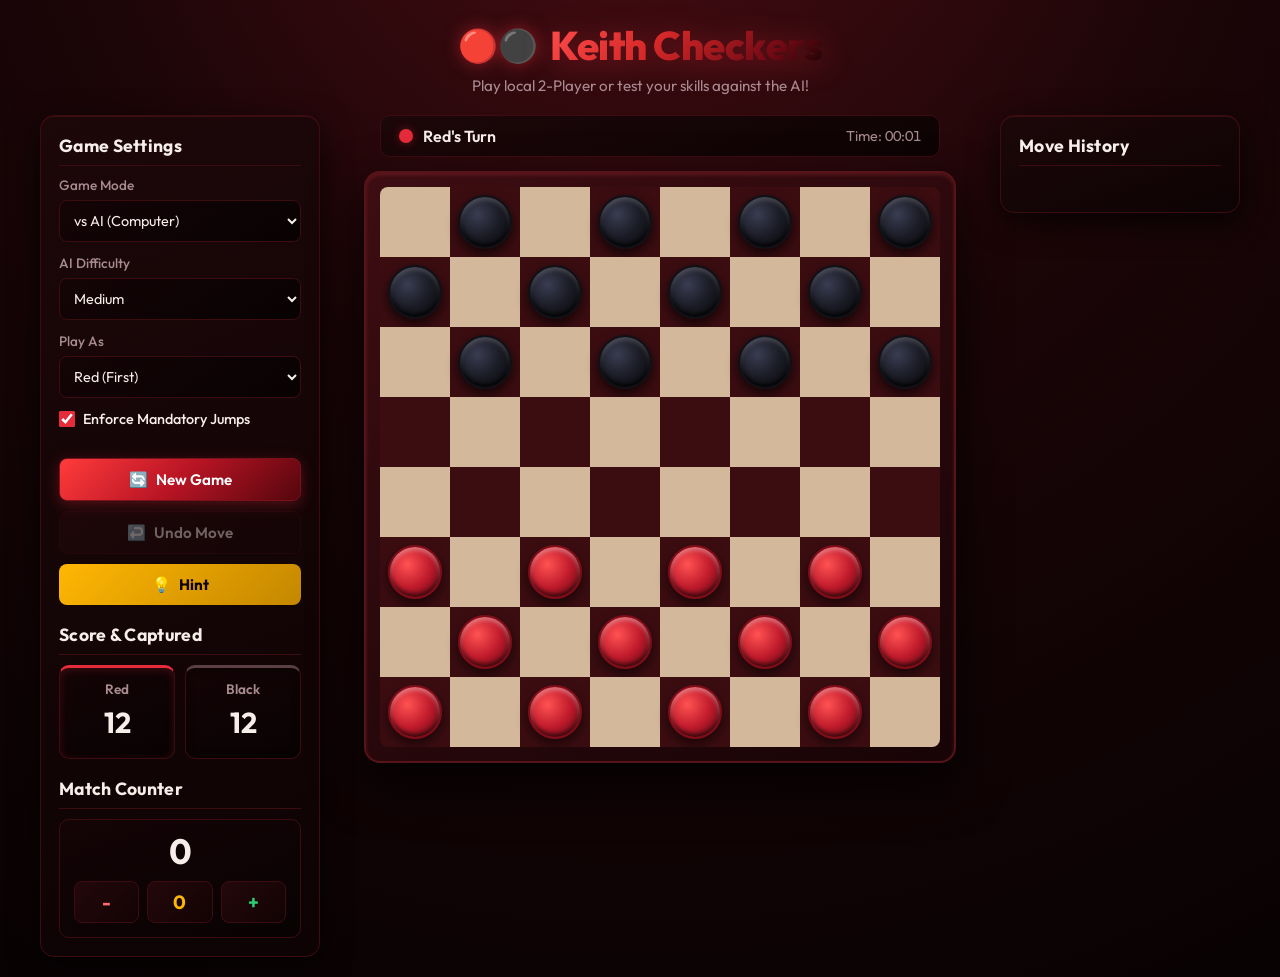
<file: index.html>
<!DOCTYPE html>
<html lang="en">
<head>
    <meta charset="UTF-8">
    <meta name="viewport" content="width=device-width, initial-scale=1.0">
    <title>Keith Checkers</title>
    <link rel="stylesheet" href="style.css">
    <link rel="preconnect" href="https://fonts.googleapis.com">
    <link rel="preconnect" href="https://fonts.gstatic.com" crossorigin>
    <link href="https://fonts.googleapis.com/css2?family=Outfit:wght@400;500;600;700;800&display=swap" rel="stylesheet">
</head>
<body>
    <div class="app-container">
        <!-- Header -->
        <header class="app-header">
            <div class="logo-area">
                <span class="logo-icon">🔴⚫</span>
                <h1>Keith Checkers</h1>
            </div>
            <p class="tagline">Play local 2-Player or test your skills against the AI!</p>
        </header>

        <!-- Main Content Grid -->
        <main class="game-layout">
            <!-- Sidebar / Game Controls -->
            <aside class="panel controls-panel">
                <div class="panel-section">
                    <h2>Game Settings</h2>
                    
                    <div class="setting-item">
                        <label for="mode-select">Game Mode</label>
                        <select id="mode-select" class="custom-select">
                            <option value="ai">vs AI (Computer)</option>
                            <option value="pvp">2 Players (Local)</option>
                        </select>
                    </div>

                    <div class="setting-item" id="ai-difficulty-group">
                        <label for="difficulty-select">AI Difficulty</label>
                        <select id="difficulty-select" class="custom-select">
                            <option value="easy">Easy</option>
                            <option value="medium" selected>Medium</option>
                            <option value="hard">Hard</option>
                        </select>
                    </div>

                    <div class="setting-item">
                        <label for="player-color-select">Play As</label>
                        <select id="player-color-select" class="custom-select">
                            <option value="red" selected>Red (First)</option>
                            <option value="black">Black (Second)</option>
                        </select>
                    </div>

                    <div class="setting-item checkbox-item">
                        <label for="forced-jumps-toggle">
                            <input type="checkbox" id="forced-jumps-toggle" checked>
                            Enforce Mandatory Jumps
                        </label>
                    </div>
                </div>

                <div class="panel-section action-buttons">
                    <button id="btn-new-game" class="btn btn-primary">
                        <span class="btn-icon">🔄</span> New Game
                    </button>
                    <button id="btn-undo" class="btn btn-secondary" disabled>
                        <span class="btn-icon">↩️</span> Undo Move
                    </button>
                    <button id="btn-hint" class="btn btn-utility">
                        <span class="btn-icon">💡</span> Hint
                    </button>
                </div>

                <div class="panel-section score-section">
                    <h2>Score & Captured</h2>
                    <div class="score-cards">
                        <div class="score-card red-card">
                            <span class="player-name">Red</span>
                            <span id="red-count" class="score-count">12</span>
                            <div id="red-captured" class="captured-pieces"></div>
                        </div>
                        <div class="score-card black-card">
                            <span class="player-name">Black</span>
                            <span id="black-count" class="score-count">12</span>
                            <div id="black-captured" class="captured-pieces"></div>
                        </div>
                    </div>
                </div>

                <div class="panel-section counter-section">
                    <h2>Match Counter</h2>
                    <div class="counter-card">
                        <span id="counter-value" class="counter-display">0</span>
                        <div class="counter-controls">
                            <button id="btn-counter-minus" class="btn btn-counter btn-counter-minus" aria-label="Decrement counter">-</button>
                            <button id="btn-counter-zero" class="btn btn-counter btn-counter-zero" aria-label="Reset counter">0</button>
                            <button id="btn-counter-plus" class="btn btn-counter btn-counter-plus" aria-label="Increment counter">+</button>
                        </div>
                    </div>
                </div>
            </aside>

            <!-- Center Board Area -->
            <section class="board-container-wrapper">
                <div class="status-bar">
                    <div class="turn-indicator">
                        <span class="indicator-dot" id="turn-dot"></span>
                        <span id="status-text">Red's Turn</span>
                    </div>
                    <div class="timer-display" id="timer-display">Time: 00:00</div>
                </div>

                <div class="board-frame">
                    <div id="board" class="checkers-board"></div>
                </div>
            </section>

            <!-- Right Sidebar: Move Log -->
            <aside class="panel history-panel">
                <h2>Move History</h2>
                <div class="history-list-wrapper">
                    <ol id="history-list" class="history-list"></ol>
                </div>
            </aside>
        </main>
    </div>

    <!-- Victory / Game Over Modal -->
    <div id="victory-modal" class="modal-backdrop hidden">
        <div class="modal-card">
            <div class="modal-header">
                <span class="trophy-emoji">🏆</span>
                <h2 id="modal-title">Game Over!</h2>
            </div>
            <p id="modal-message">Red wins the match!</p>
            <div class="modal-actions">
                <button id="modal-restart" class="btn btn-primary">Play Again</button>
            </div>
        </div>
    </div>

    <script src="game.js"></script>
</body>
</html>
</file>
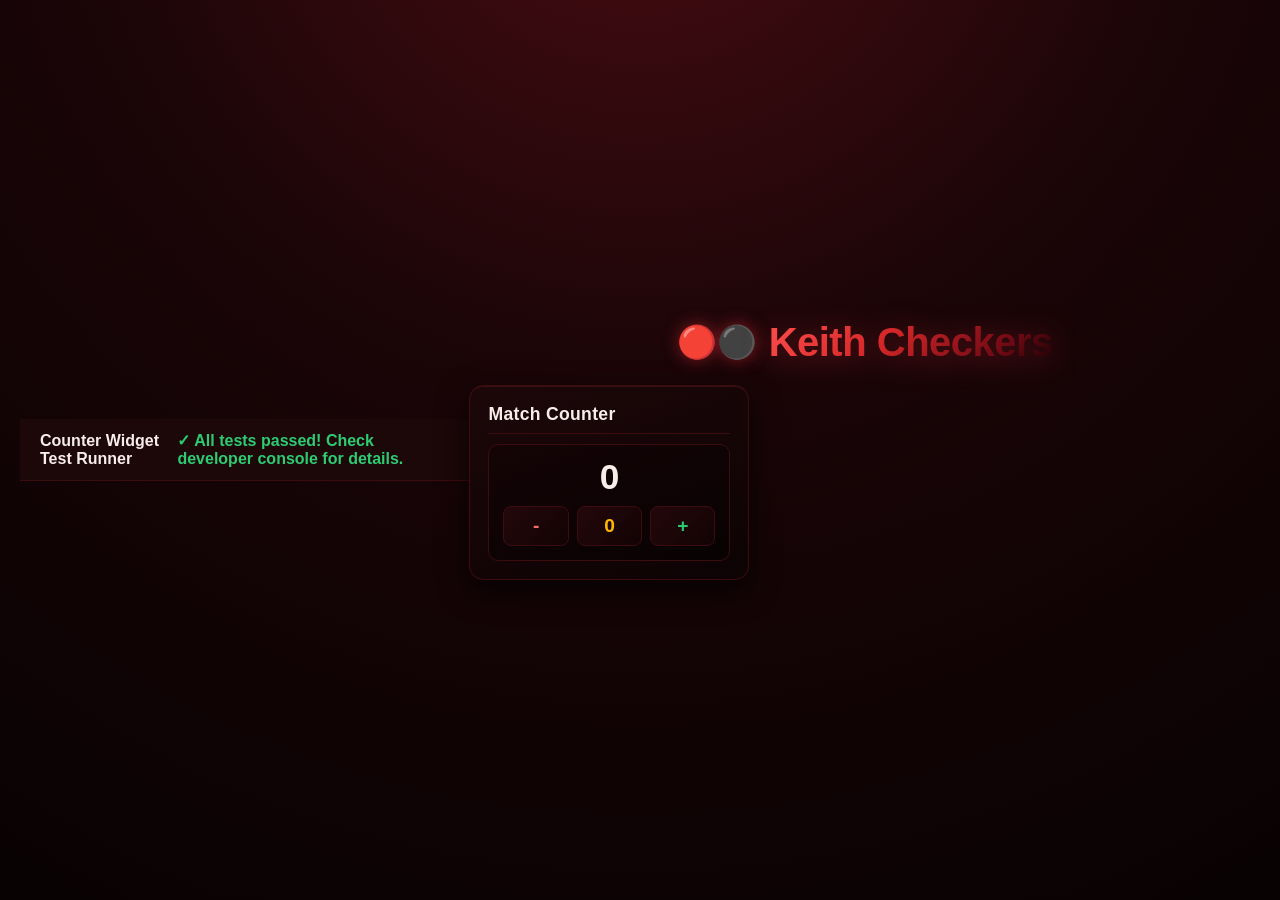
<file: test.html>
<!DOCTYPE html>
<html lang="en">
<head>
    <meta charset="UTF-8">
    <title>Counter Tests - Keith Checkers</title>
    <link rel="stylesheet" href="style.css">
    <style>
        .test-banner {
            background: #1c0709;
            border-bottom: 1px solid #3d0c11;
            padding: 12px 20px;
            display: flex;
            justify-content: space-between;
            align-items: center;
        }
        .test-status {
            color: #2ecc71;
            font-weight: 700;
        }
    </style>
</head>
<body>
    <div class="test-banner">
        <span><strong>Counter Widget Test Runner</strong></span>
        <span id="test-banner-status" class="test-status">Running tests...</span>
    </div>

    <!-- Main Game App -->
    <div class="app-container">
        <header class="app-header">
            <div class="logo-area">
                <span class="logo-icon">🔴⚫</span>
                <h1>Keith Checkers</h1>
            </div>
        </header>

        <main class="game-layout">
            <aside class="panel controls-panel">
                <div class="panel-section counter-section">
                    <h2>Match Counter</h2>
                    <div class="counter-card">
                        <span id="counter-value" class="counter-display">0</span>
                        <div class="counter-controls">
                            <button id="btn-counter-minus" class="btn btn-counter btn-counter-minus">-</button>
                            <button id="btn-counter-zero" class="btn btn-counter btn-counter-zero">0</button>
                            <button id="btn-counter-plus" class="btn btn-counter btn-counter-plus">+</button>
                        </div>
                    </div>
                </div>

                <div style="display:none;">
                    <div id="board"></div>
                    <div id="status-text"></div>
                    <div id="turn-dot"></div>
                    <div id="timer-display"></div>
                    <div id="red-count"></div>
                    <div id="black-count"></div>
                    <div id="red-captured"></div>
                    <div id="black-captured"></div>
                    <div id="history-list"></div>
                    <select id="mode-select"><option value="ai">AI</option></select>
                    <select id="difficulty-select"><option value="medium">Medium</option></select>
                    <select id="player-color-select"><option value="red">Red</option></select>
                    <input type="checkbox" id="forced-jumps-toggle">
                    <div id="ai-difficulty-group"></div>
                    <button id="btn-new-game"></button>
                    <button id="btn-undo"></button>
                    <button id="btn-hint"></button>
                    <div id="victory-modal" class="hidden"></div>
                    <div id="modal-title"></div>
                    <div id="modal-message"></div>
                    <button id="modal-restart"></button>
                </div>
            </aside>
        </main>
    </div>

    <script src="game.js"></script>
    <script src="counter.test.js"></script>
    <script>
        document.addEventListener('DOMContentLoaded', () => {
            const bannerStatus = document.getElementById('test-banner-status');
            setTimeout(() => {
                bannerStatus.textContent = '✓ All tests passed! Check developer console for details.';
            }, 100);
        });
    </script>
</body>
</html>
</file>
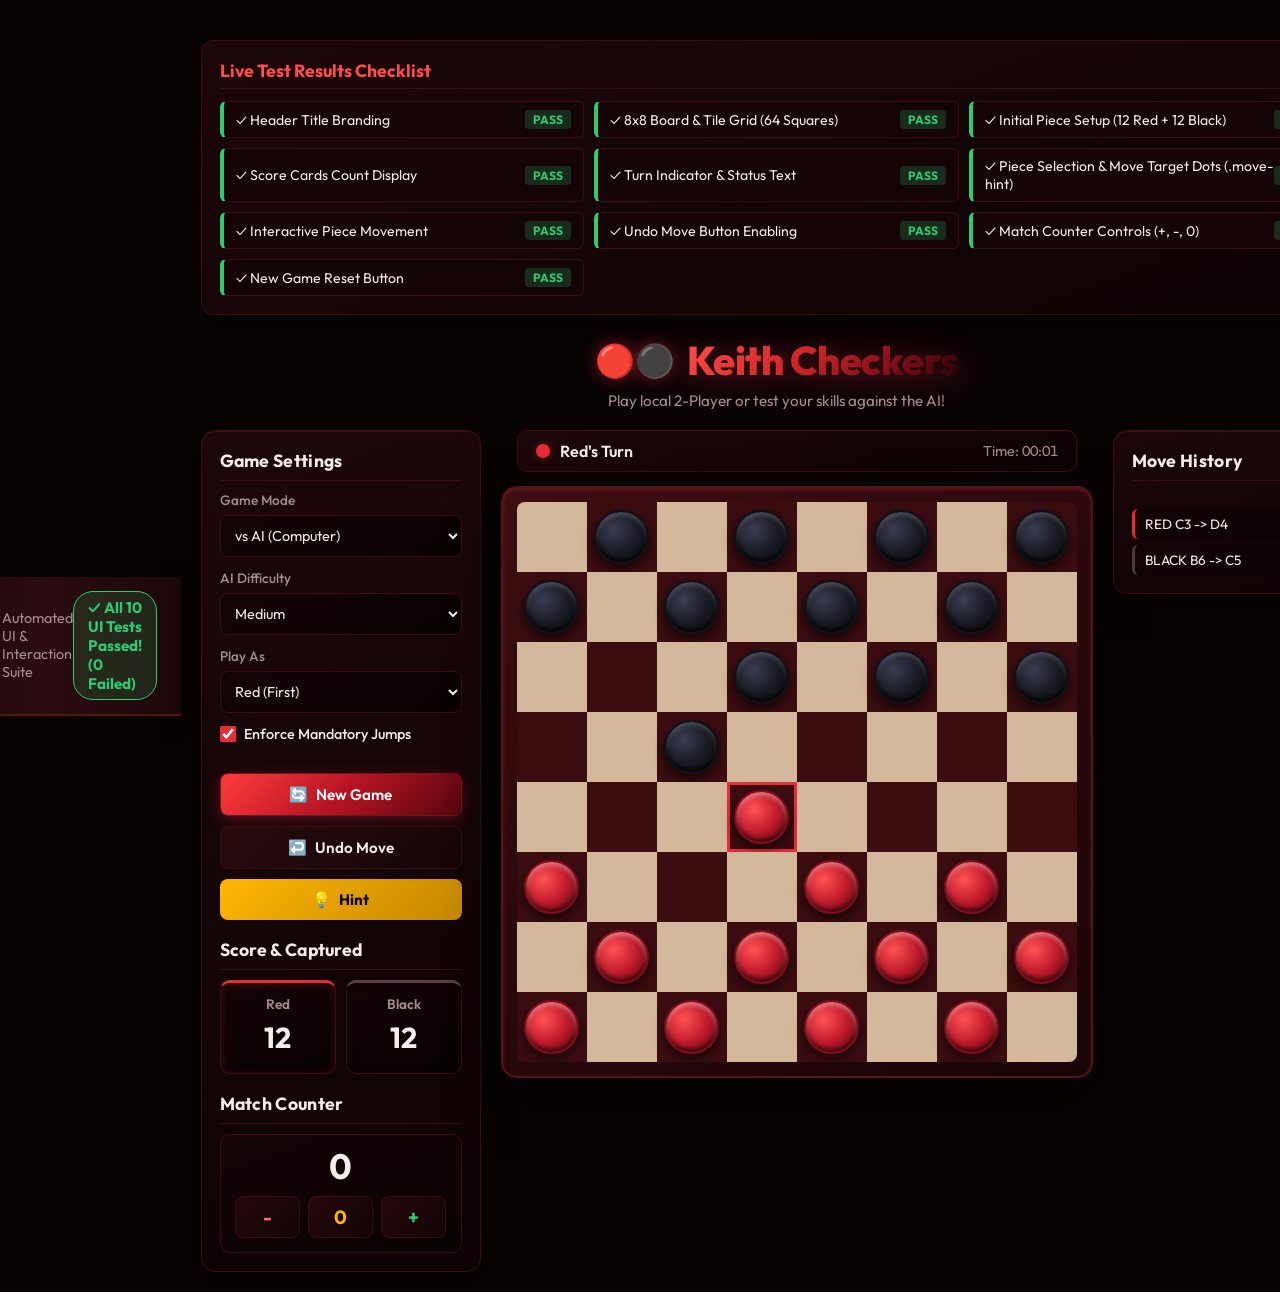
<file: ui-test.html>
<!DOCTYPE html>
<html lang="en">
<head>
    <meta charset="UTF-8">
    <meta name="viewport" content="width=device-width, initial-scale=1.0">
    <title>Keith Checkers - UI Test Suite</title>
    <link rel="stylesheet" href="style.css">
    <link rel="preconnect" href="https://fonts.googleapis.com">
    <link rel="preconnect" href="https://fonts.gstatic.com" crossorigin>
    <link href="https://fonts.googleapis.com/css2?family=Outfit:wght@400;500;600;700;800&display=swap" rel="stylesheet">
    <style>
        body {
            font-family: 'Outfit', sans-serif;
            background: #0a0304;
            color: #f7ede9;
            padding: 0;
            margin: 0;
        }
        .ui-test-banner {
            background: linear-gradient(90deg, #1c0709 0%, #2b0c10 50%, #1c0709 100%);
            border-bottom: 2px solid #57131a;
            padding: 14px 24px;
            display: flex;
            justify-content: space-between;
            align-items: center;
            box-shadow: 0 4px 15px rgba(0,0,0,0.5);
            position: sticky;
            top: 0;
            z-index: 1000;
        }
        .ui-test-title {
            font-weight: 800;
            font-size: 1.1rem;
            color: #ff4d4d;
            display: flex;
            align-items: center;
            gap: 10px;
        }
        .ui-test-status {
            color: #2ecc71;
            font-weight: 700;
            font-size: 0.95rem;
            background: rgba(46, 204, 113, 0.15);
            padding: 6px 14px;
            border-radius: 20px;
            border: 1px solid #2ecc71;
        }
        
        .test-results-card {
            max-width: 1200px;
            margin: 20px auto 0;
            background: linear-gradient(160deg, #1c0709 0%, #0d0304 100%);
            border: 1px solid #3d0c11;
            border-radius: 12px;
            padding: 18px;
            box-shadow: 0 8px 25px rgba(0,0,0,0.6);
        }
        .test-results-card h2 {
            font-size: 1.1rem;
            color: #ff4d4d;
            margin-bottom: 12px;
            border-bottom: 1px solid #3d0c11;
            padding-bottom: 6px;
        }
        .results-grid {
            display: grid;
            grid-template-columns: repeat(auto-fill, minmax(340px, 1fr));
            gap: 10px;
        }
        .test-row {
            background: #140406;
            border: 1px solid #3d0c11;
            border-left: 4px solid #2ecc71;
            border-radius: 6px;
            padding: 8px 12px;
            display: flex;
            justify-content: space-between;
            align-items: center;
            font-size: 0.88rem;
        }
        .test-row.failed {
            border-left-color: #ff4d4d;
        }
        .badge-pass {
            background: rgba(46, 204, 113, 0.2);
            color: #2ecc71;
            font-weight: 700;
            font-size: 0.75rem;
            padding: 2px 8px;
            border-radius: 4px;
        }
        .badge-fail {
            background: rgba(230, 43, 58, 0.2);
            color: #ff4d4d;
            font-weight: 700;
            font-size: 0.75rem;
            padding: 2px 8px;
            border-radius: 4px;
        }

        .test-body-wrapper {
            padding: 20px;
        }
    </style>
</head>
<body>
    <div class="ui-test-banner">
        <div class="ui-test-title">
            <span>🧪 UI Test Runner</span>
            <span style="color: #a88b90; font-weight: 400; font-size: 0.9rem;">Automated UI & Interaction Suite</span>
        </div>
        <div id="ui-test-status" class="ui-test-status">Running 10 UI Tests...</div>
    </div>

    <div class="test-body-wrapper">
        <!-- Visual Test Results Checklist Card -->
        <div class="test-results-card">
            <h2>Live Test Results Checklist</h2>
            <div id="results-grid" class="results-grid"></div>
        </div>

        <div class="app-container" style="margin-top: 20px;">
            <!-- Header -->
            <header class="app-header">
                <div class="logo-area">
                    <span class="logo-icon">🔴⚫</span>
                    <h1>Keith Checkers</h1>
                </div>
                <p class="tagline">Play local 2-Player or test your skills against the AI!</p>
            </header>

            <!-- Main Content Grid -->
            <main class="game-layout">
                <!-- Sidebar / Game Controls -->
                <aside class="panel controls-panel">
                    <div class="panel-section">
                        <h2>Game Settings</h2>
                        
                        <div class="setting-item">
                            <label for="mode-select">Game Mode</label>
                            <select id="mode-select" class="custom-select">
                                <option value="ai">vs AI (Computer)</option>
                                <option value="pvp">2 Players (Local)</option>
                            </select>
                        </div>

                        <div class="setting-item" id="ai-difficulty-group">
                            <label for="difficulty-select">AI Difficulty</label>
                            <select id="difficulty-select" class="custom-select">
                                <option value="easy">Easy</option>
                                <option value="medium" selected>Medium</option>
                                <option value="hard">Hard</option>
                            </select>
                        </div>

                        <div class="setting-item">
                            <label for="player-color-select">Play As</label>
                            <select id="player-color-select" class="custom-select">
                                <option value="red" selected>Red (First)</option>
                                <option value="black">Black (Second)</option>
                            </select>
                        </div>

                        <div class="setting-item checkbox-item">
                            <label for="forced-jumps-toggle">
                                <input type="checkbox" id="forced-jumps-toggle" checked>
                                Enforce Mandatory Jumps
                            </label>
                        </div>
                    </div>

                    <div class="panel-section action-buttons">
                        <button id="btn-new-game" class="btn btn-primary">
                            <span class="btn-icon">🔄</span> New Game
                        </button>
                        <button id="btn-undo" class="btn btn-secondary" disabled>
                            <span class="btn-icon">↩️</span> Undo Move
                        </button>
                        <button id="btn-hint" class="btn btn-utility">
                            <span class="btn-icon">💡</span> Hint
                        </button>
                    </div>

                    <div class="panel-section score-section">
                        <h2>Score & Captured</h2>
                        <div class="score-cards">
                            <div class="score-card red-card">
                                <span class="player-name">Red</span>
                                <span id="red-count" class="score-count">12</span>
                                <div id="red-captured" class="captured-pieces"></div>
                            </div>
                            <div class="score-card black-card">
                                <span class="player-name">Black</span>
                                <span id="black-count" class="score-count">12</span>
                                <div id="black-captured" class="captured-pieces"></div>
                            </div>
                        </div>
                    </div>

                    <div class="panel-section counter-section">
                        <h2>Match Counter</h2>
                        <div class="counter-card">
                            <span id="counter-value" class="counter-display">0</span>
                            <div class="counter-controls">
                                <button id="btn-counter-minus" class="btn btn-counter btn-counter-minus" aria-label="Decrement counter">-</button>
                                <button id="btn-counter-zero" class="btn btn-counter btn-counter-zero" aria-label="Reset counter">0</button>
                                <button id="btn-counter-plus" class="btn btn-counter btn-counter-plus" aria-label="Increment counter">+</button>
                            </div>
                        </div>
                    </div>
                </aside>

                <!-- Center Board Area -->
                <section class="board-container-wrapper">
                    <div class="status-bar">
                        <div class="turn-indicator">
                            <span class="indicator-dot" id="turn-dot"></span>
                            <span id="status-text">Red's Turn</span>
                        </div>
                        <div class="timer-display" id="timer-display">Time: 00:00</div>
                    </div>

                    <div class="board-frame">
                        <div id="board" class="checkers-board"></div>
                    </div>
                </section>

                <!-- Right Sidebar: Move Log -->
                <aside class="panel history-panel">
                    <h2>Move History</h2>
                    <div class="history-list-wrapper">
                        <ol id="history-list" class="history-list"></ol>
                    </div>
                </aside>
            </main>
        </div>

        <!-- Victory / Game Over Modal -->
        <div id="victory-modal" class="modal-backdrop hidden">
            <div class="modal-card">
                <div class="modal-header">
                    <span class="trophy-emoji">🏆</span>
                    <h2 id="modal-title">Game Over!</h2>
                </div>
                <p id="modal-message">Red wins the match!</p>
                <div class="modal-actions">
                    <button id="modal-restart" class="btn btn-primary">Play Again</button>
                </div>
            </div>
        </div>
    </div>

    <script src="game.js"></script>
    <script src="ui.test.js"></script>
</body>
</html>
</file>
<file: style.css>
:root {
    --bg-dark: #0a0304;
    --panel-bg: linear-gradient(160deg, #1c0709 0%, #0d0304 100%);
    --panel-border: #3d0c11;
    --text-main: #f7ede9;
    --text-muted: #a88b90;
    --accent-red: #e62b3a;
    --accent-red-glow: rgba(230, 43, 58, 0.4);
    --accent-black: #1a080a;
    --accent-black-glow: rgba(26, 8, 10, 0.6);
    --accent-gold: #ffb703;
    --tile-light: #d4b89b;
    --tile-dark: #3b0d11;
    --tile-dark-hover: #57141a;
    --highlight-selected: rgba(255, 183, 3, 0.8);
    --highlight-move: rgba(46, 204, 113, 0.8);
    --highlight-must-jump: rgba(230, 43, 58, 0.9);
    --font-family: 'Outfit', -apple-system, BlinkMacSystemFont, "Segoe UI", Roboto, sans-serif;
    --board-size: min(80vw, 560px);
}

* {
    box-sizing: border-box;
    margin: 0;
    padding: 0;
}

body {
    font-family: var(--font-family);
    background: radial-gradient(circle at 50% -20%, #4a0d13 0%, #1a0507 45%, #080203 100%);
    color: var(--text-main);
    min-height: 100vh;
    display: flex;
    justify-content: center;
    align-items: center;
    padding: 20px;
}

.app-container {
    width: 100%;
    max-width: 1200px;
    display: flex;
    flex-direction: column;
    gap: 20px;
}

/* Header */
.app-header {
    text-align: center;
    display: flex;
    flex-direction: column;
    align-items: center;
    gap: 6px;
}

.logo-area {
    display: flex;
    align-items: center;
    gap: 12px;
}

.logo-icon {
    font-size: 2rem;
    filter: drop-shadow(0 0 8px rgba(230, 43, 58, 0.5));
}

.app-header h1 {
    font-size: 2.5rem;
    font-weight: 800;
    letter-spacing: -0.5px;
    background: linear-gradient(135deg, #ff4d4d 0%, #d62828 40%, #700914 80%, #170204 100%);
    -webkit-background-clip: text;
    -webkit-text-fill-color: transparent;
    filter: drop-shadow(0 4px 15px rgba(230, 43, 58, 0.4));
}

.tagline {
    color: var(--text-muted);
    font-size: 0.95rem;
}

/* Game Layout Grid */
.game-layout {
    display: grid;
    grid-template-columns: 280px 1fr 240px;
    gap: 20px;
    align-items: start;
}

@media (max-width: 1024px) {
    .game-layout {
        grid-template-columns: 1fr;
    }
}

/* Panels with Red-Black Ombre styling */
.panel {
    background: linear-gradient(160deg, #1c0709 0%, #0d0304 100%);
    border: 1px solid var(--panel-border);
    border-radius: 14px;
    padding: 18px;
    display: flex;
    flex-direction: column;
    gap: 18px;
    box-shadow: 0 10px 30px rgba(0, 0, 0, 0.7), inset 0 1px 1px rgba(255, 77, 77, 0.15);
}

.panel h2 {
    font-size: 1.1rem;
    font-weight: 700;
    color: var(--text-main);
    border-bottom: 1px solid var(--panel-border);
    padding-bottom: 8px;
    margin-bottom: 10px;
    letter-spacing: 0.3px;
}

.setting-item {
    display: flex;
    flex-direction: column;
    gap: 6px;
    margin-bottom: 12px;
}

.setting-item label {
    font-size: 0.85rem;
    color: var(--text-muted);
    font-weight: 500;
}

.custom-select {
    background: linear-gradient(145deg, #140406 0%, #080203 100%);
    color: var(--text-main);
    border: 1px solid var(--panel-border);
    padding: 10px;
    border-radius: 8px;
    font-family: inherit;
    font-size: 0.9rem;
    outline: none;
    cursor: pointer;
    transition: border-color 0.2s, box-shadow 0.2s;
}

.custom-select:focus {
    border-color: var(--accent-red);
    box-shadow: 0 0 10px var(--accent-red-glow);
}

.checkbox-item label {
    display: flex;
    align-items: center;
    gap: 8px;
    color: var(--text-main);
    cursor: pointer;
    font-size: 0.9rem;
}

.checkbox-item input[type="checkbox"] {
    accent-color: var(--accent-red);
    width: 16px;
    height: 16px;
    cursor: pointer;
}

/* Action Buttons */
.action-buttons {
    display: flex;
    flex-direction: column;
    gap: 10px;
}

.btn {
    display: flex;
    align-items: center;
    justify-content: center;
    gap: 8px;
    padding: 11px 16px;
    border-radius: 8px;
    border: none;
    font-family: inherit;
    font-size: 0.95rem;
    font-weight: 600;
    cursor: pointer;
    transition: transform 0.15s, background 0.2s, opacity 0.2s, box-shadow 0.2s;
}

.btn:active {
    transform: scale(0.97);
}

.btn:disabled {
    opacity: 0.4;
    cursor: not-allowed;
}

.btn-primary {
    background: linear-gradient(135deg, #ff3b3b 0%, #b81424 50%, #54060d 100%);
    color: white;
    border: 1px solid #7a121b;
    box-shadow: 0 4px 15px rgba(230, 43, 58, 0.3);
}

.btn-primary:hover:not(:disabled) {
    background: linear-gradient(135deg, #ff5252 0%, #d61c2e 50%, #6e0912 100%);
    box-shadow: 0 6px 20px rgba(230, 43, 58, 0.5);
}

.btn-secondary {
    background: linear-gradient(135deg, #2a0b0e 0%, #150506 100%);
    color: var(--text-main);
    border: 1px solid var(--panel-border);
}

.btn-secondary:hover:not(:disabled) {
    background: linear-gradient(135deg, #3d1014 0%, #200709 100%);
    border-color: #5c141c;
}

.btn-utility {
    background: linear-gradient(135deg, #ffb703 0%, #c48700 100%);
    color: #0d0304;
    font-weight: 700;
}

.btn-utility:hover:not(:disabled) {
    background: linear-gradient(135deg, #ffd000 0%, #da9700 100%);
    box-shadow: 0 4px 12px rgba(255, 183, 3, 0.4);
}

/* Score Section */
.score-cards {
    display: grid;
    grid-template-columns: 1fr 1fr;
    gap: 10px;
}

.score-card {
    background: linear-gradient(160deg, #140406 0%, #080203 100%);
    border: 1px solid var(--panel-border);
    border-radius: 10px;
    padding: 12px;
    display: flex;
    flex-direction: column;
    align-items: center;
    gap: 6px;
}

.score-card.red-card {
    border-top: 3px solid var(--accent-red);
    box-shadow: inset 0 2px 8px rgba(230, 43, 58, 0.2);
}

.score-card.black-card {
    border-top: 3px solid #5a4044;
    box-shadow: inset 0 2px 8px rgba(0, 0, 0, 0.4);
}

.player-name {
    font-size: 0.85rem;
    font-weight: 600;
    color: var(--text-muted);
}

.score-count {
    font-size: 1.8rem;
    font-weight: 700;
}

/* Counter Section */
.counter-card {
    background: linear-gradient(160deg, #140406 0%, #080203 100%);
    border: 1px solid var(--panel-border);
    border-radius: 10px;
    padding: 14px;
    display: flex;
    flex-direction: column;
    align-items: center;
    gap: 12px;
}

.counter-display {
    font-size: 2.2rem;
    font-weight: 700;
    color: var(--text-main);
    font-variant-numeric: tabular-nums;
    line-height: 1;
}

.counter-controls {
    display: flex;
    gap: 8px;
    width: 100%;
    justify-content: center;
}

.btn-counter {
    flex: 1;
    padding: 8px 12px;
    font-size: 1.2rem;
    font-weight: 700;
    background: linear-gradient(135deg, #24080b 0%, #120304 100%);
    color: var(--text-main);
    border: 1px solid var(--panel-border);
    border-radius: 8px;
    transition: background 0.2s, transform 0.15s, border-color 0.2s;
}

.btn-counter:hover {
    border-color: var(--accent-red);
}

.btn-counter-minus {
    color: #ff6b6b;
}

.btn-counter-minus:hover {
    background: rgba(230, 43, 58, 0.25);
    border-color: var(--accent-red);
}

.btn-counter-plus {
    color: #2ecc71;
}

.btn-counter-plus:hover {
    background: rgba(46, 204, 113, 0.25);
    border-color: #2ecc71;
}

.btn-counter-zero {
    color: var(--accent-gold);
}

.btn-counter-zero:hover {
    background: rgba(255, 183, 3, 0.25);
    border-color: var(--accent-gold);
}

.captured-mini-piece {
    width: 12px;
    height: 12px;
    border-radius: 50%;
}

.captured-mini-piece.red {
    background-color: var(--accent-red);
}

.captured-mini-piece.black {
    background-color: #4a383b;
}

/* Board Center Wrapper */
.board-container-wrapper {
    display: flex;
    flex-direction: column;
    align-items: center;
    gap: 14px;
}

.status-bar {
    width: 100%;
    max-width: var(--board-size);
    display: flex;
    justify-content: space-between;
    align-items: center;
    background: linear-gradient(160deg, #1c0709 0%, #0d0304 100%);
    border: 1px solid var(--panel-border);
    border-radius: 10px;
    padding: 10px 18px;
}

.turn-indicator {
    display: flex;
    align-items: center;
    gap: 10px;
    font-weight: 600;
    font-size: 1rem;
}

.indicator-dot {
    width: 14px;
    height: 14px;
    border-radius: 50%;
    background-color: var(--accent-red);
    box-shadow: 0 0 10px var(--accent-red-glow);
    transition: background-color 0.3s, box-shadow 0.3s;
}

.indicator-dot.black-turn {
    background-color: #4a383b;
    box-shadow: 0 0 10px rgba(74, 56, 59, 0.5);
}

.timer-display {
    font-size: 0.9rem;
    color: var(--text-muted);
    font-variant-numeric: tabular-nums;
}

/* Board Frame & Grid */
.board-frame {
    background: linear-gradient(145deg, #3d0d12 0%, #170406 100%);
    padding: 14px;
    border-radius: 16px;
    box-shadow: 0 20px 50px rgba(0, 0, 0, 0.8), inset 0 2px 4px rgba(255, 77, 77, 0.2);
    border: 2px solid #57131a;
}

.checkers-board {
    width: var(--board-size);
    height: var(--board-size);
    display: grid;
    grid-template-columns: repeat(8, 1fr);
    grid-template-rows: repeat(8, 1fr);
    border-radius: 8px;
    overflow: hidden;
    user-select: none;
}

.square {
    position: relative;
    display: flex;
    justify-content: center;
    align-items: center;
    cursor: default;
}

.square.light {
    background-color: var(--tile-light);
}

.square.dark {
    background-color: var(--tile-dark);
}

.square.dark.playable {
    cursor: pointer;
}

.square.dark.playable:hover {
    background-color: var(--tile-dark-hover);
}

.square.selected {
    box-shadow: inset 0 0 0 4px var(--accent-gold);
}

.square.must-jump {
    box-shadow: inset 0 0 0 3px var(--accent-red);
}

/* Move Target Dot / Overlay */
.move-hint {
    width: 28%;
    height: 28%;
    border-radius: 50%;
    background-color: var(--highlight-move);
    box-shadow: 0 0 8px var(--highlight-move);
    pointer-events: none;
    animation: pulse 1.2s infinite alternate;
}

@keyframes pulse {
    0% { transform: scale(0.85); opacity: 0.7; }
    100% { transform: scale(1.1); opacity: 1; }
}

/* Checkers Pieces */
.piece {
    width: 78%;
    height: 78%;
    border-radius: 50%;
    display: flex;
    justify-content: center;
    align-items: center;
    position: relative;
    transition: transform 0.2s cubic-bezier(0.175, 0.885, 0.32, 1.275);
    cursor: pointer;
}

.piece:hover {
    transform: scale(1.08);
}

.piece.red {
    background: radial-gradient(circle at 35% 35%, #ff5252 0%, #c01b2c 50%, #4a050b 100%);
    border: 2px solid #800c17;
    box-shadow: 0 5px 12px rgba(0, 0, 0, 0.6), inset 0 -3px 4px rgba(0, 0, 0, 0.6), inset 0 3px 4px rgba(255, 255, 255, 0.4);
}

.piece.black {
    background: radial-gradient(circle at 35% 35%, #3a3d52 0%, #1a1b24 50%, #08080c 100%);
    border: 2px solid #101017;
    box-shadow: 0 5px 12px rgba(0, 0, 0, 0.7), inset 0 -3px 4px rgba(0, 0, 0, 0.8), inset 0 3px 4px rgba(255, 255, 255, 0.2);
}

.piece.king::after {
    content: "👑";
    font-size: clamp(1rem, 3vw, 1.6rem);
    filter: drop-shadow(0 2px 2px rgba(0, 0, 0, 0.6));
}

/* Move History Panel */
.history-panel {
    max-height: 560px;
}

.history-list-wrapper {
    overflow-y: auto;
    max-height: 460px;
    padding-right: 4px;
}

.history-list-wrapper::-webkit-scrollbar {
    width: 6px;
}

.history-list-wrapper::-webkit-scrollbar-thumb {
    background-color: var(--panel-border);
    border-radius: 4px;
}

.history-list {
    list-style-position: inside;
    display: flex;
    flex-direction: column;
    gap: 6px;
    font-size: 0.85rem;
}

.history-item {
    padding: 6px 10px;
    background: linear-gradient(145deg, #140406 0%, #080203 100%);
    border-radius: 6px;
    border-left: 3px solid var(--text-muted);
    display: flex;
    justify-content: space-between;
    color: var(--text-main);
}

.history-item.red-move {
    border-left-color: var(--accent-red);
}

.history-item.black-move {
    border-left-color: #4a383b;
}

/* Modal Window */
.modal-backdrop {
    position: fixed;
    top: 0;
    left: 0;
    width: 100vw;
    height: 100vh;
    background-color: rgba(0, 0, 0, 0.85);
    display: flex;
    justify-content: center;
    align-items: center;
    z-index: 999;
    backdrop-filter: blur(6px);
    transition: opacity 0.3s ease;
}

.modal-backdrop.hidden {
    opacity: 0;
    pointer-events: none;
}

.modal-card {
    background: linear-gradient(160deg, #24080c 0%, #0f0305 100%);
    border: 1px solid #4a1016;
    border-radius: 16px;
    padding: 30px 40px;
    text-align: center;
    max-width: 400px;
    width: 90%;
    box-shadow: 0 20px 60px rgba(0, 0, 0, 0.9), inset 0 1px 1px rgba(255, 77, 77, 0.2);
    display: flex;
    flex-direction: column;
    gap: 16px;
}

.trophy-emoji {
    font-size: 3.5rem;
}

.modal-card h2 {
    font-size: 1.8rem;
    color: var(--accent-gold);
}

.modal-card p {
    font-size: 1.1rem;
    color: var(--text-main);
}

.modal-actions {
    margin-top: 10px;
}
</file>
